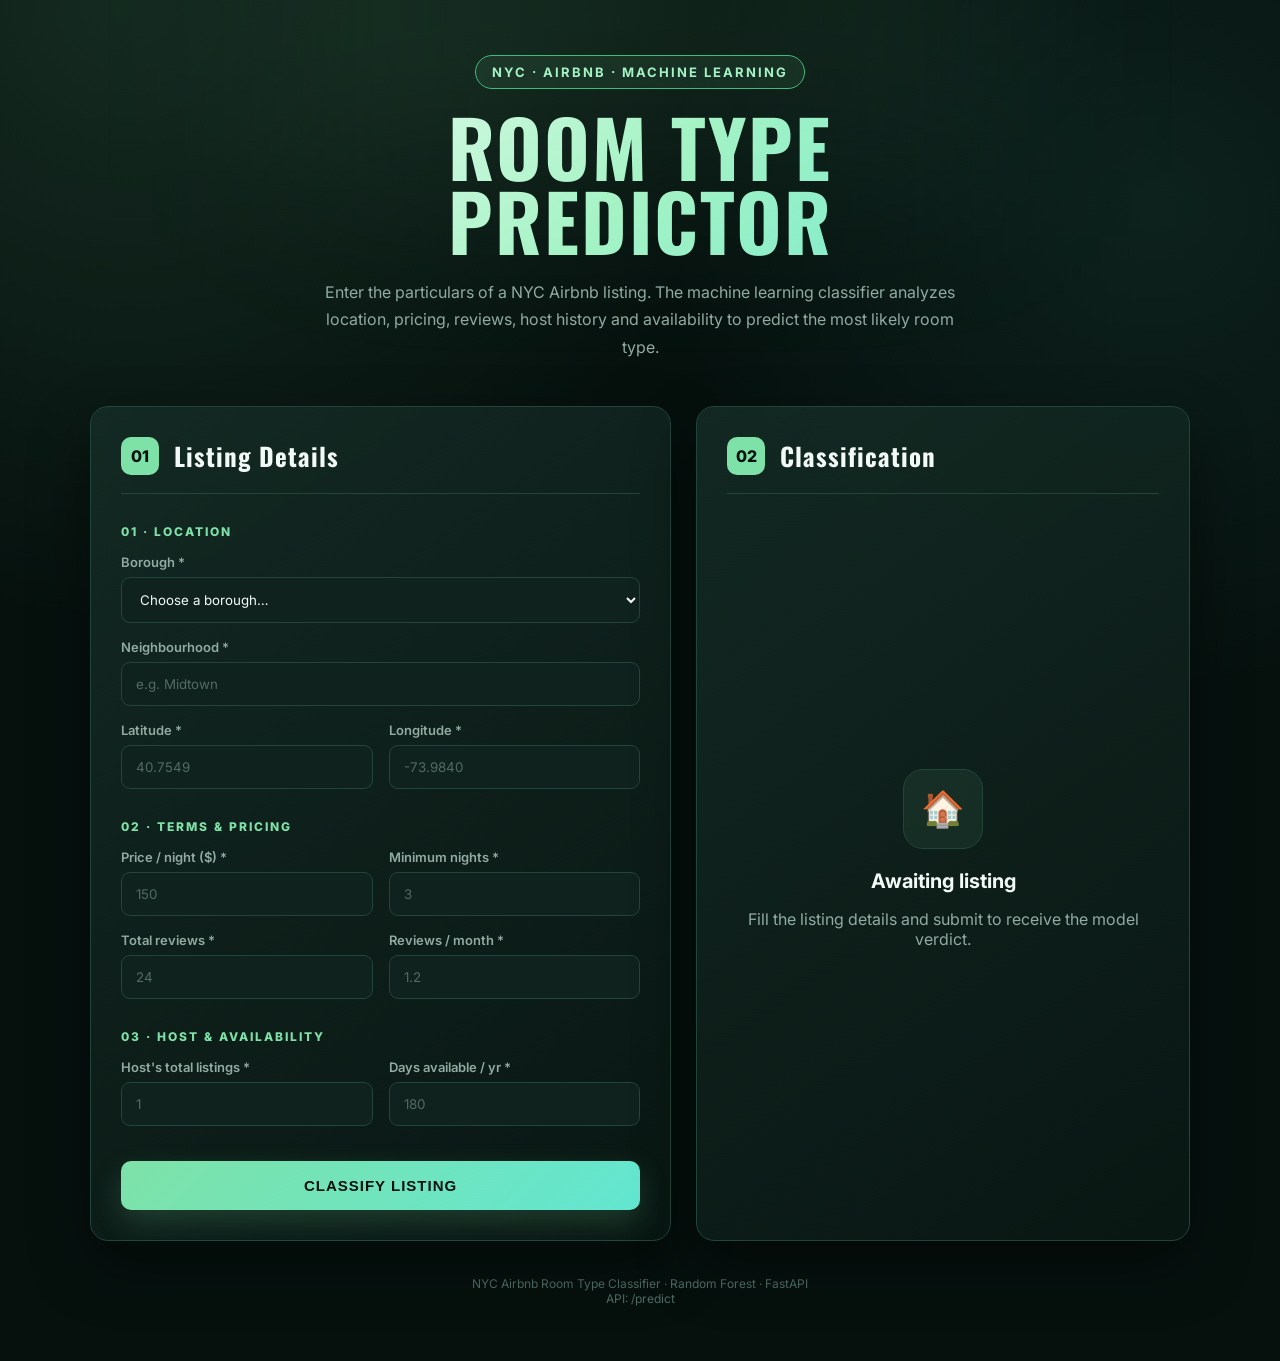
<file: index.html>
<!DOCTYPE html>
<html lang="en">
<head>
    <meta charset="UTF-8">
    <meta name="viewport" content="width=device-width, initial-scale=1.0">

    <title>NYC Airbnb Room Type Predictor</title>

    <link rel="preconnect" href="https://fonts.googleapis.com">
    <link rel="preconnect" href="https://fonts.gstatic.com" crossorigin>

    <link href="https://fonts.googleapis.com/css2?family=Inter:wght@400;500;600;700;800&family=Oswald:wght@400;500;600;700&display=swap" rel="stylesheet">

    <style>
        /* =========================
           GREEN / TEAL THEME
        ========================= */

        :root {
            --bg: #06110e;
            --surface: #0c1916;
            --surface2: #10221d;
            --surface3: #142a24;

            --border: #21453b;

            --text: #f1faf6;
            --muted: #91aaa2;

            --green: #7ee2a8;
            --green-light: #a5f3c5;
            --green-dark: #3ebd7a;

            --cyan: #62e6d1;
            --purple: #c084fc;
            --orange: #ff9f68;
            --red: #ff6b6b;

            --shadow: rgba(0, 0, 0, 0.45);

            --display: 'Oswald', sans-serif;
            --body: 'Inter', sans-serif;
        }

        * {
            box-sizing: border-box;
        }

        html {
            scroll-behavior: smooth;
        }

        body {
            margin: 0;
            min-height: 100vh;

            background:
                radial-gradient(
                    circle at 10% 0%,
                    rgba(126, 226, 168, 0.12),
                    transparent 35%
                ),
                radial-gradient(
                    circle at 90% 15%,
                    rgba(98, 230, 209, 0.08),
                    transparent 30%
                ),
                var(--bg);

            color: var(--text);
            font-family: var(--body);
        }

        /* =========================
           TOP GLOW
        ========================= */

        body::before {
            content: "";
            position: fixed;
            top: -180px;
            left: 50%;
            transform: translateX(-50%);

            width: 700px;
            height: 350px;

            background: rgba(126, 226, 168, 0.08);
            filter: blur(100px);

            pointer-events: none;
            z-index: -1;
        }

        /* =========================
           MAIN WRAPPER
        ========================= */

        .container {
            width: min(1100px, 92%);
            margin: auto;
            padding: 55px 0;
        }

        /* =========================
           HEADER
        ========================= */

        .header {
            text-align: center;
            margin-bottom: 45px;
        }

        .badge {
            display: inline-block;

            padding: 8px 16px;

            border: 1px solid var(--green-dark);
            border-radius: 30px;

            color: var(--green-light);

            background: rgba(126, 226, 168, 0.08);

            font-size: 13px;
            font-weight: 700;
            letter-spacing: 2px;

            margin-bottom: 20px;
        }

        .header h1 {
            font-family: var(--display);

            font-size: clamp(42px, 7vw, 78px);

            line-height: 0.95;

            margin: 0;

            letter-spacing: 2px;

            background:
                linear-gradient(
                    135deg,
                    #ffffff,
                    var(--green-light),
                    var(--cyan)
                );

             -webkit-background-clip: text;
background-clip: text;
-webkit-text-fill-color: transparent;
        }

        .header h1 span {
            display: block;
        }

        .subtitle {
            max-width: 650px;

            margin: 22px auto 0;

            color: var(--muted);

            font-size: 16px;
            line-height: 1.7;
        }

        /* =========================
           MAIN GRID
        ========================= */

        .main-grid {
            display: grid;

            grid-template-columns: 1fr 0.85fr;

            gap: 25px;
        }

        /* =========================
           CARD
        ========================= */

        .card {
            background:
                linear-gradient(
                    145deg,
                    rgba(20, 42, 36, 0.95),
                    rgba(9, 23, 19, 0.98)
                );

            border: 1px solid var(--border);

            border-radius: 18px;

            padding: 30px;

            box-shadow:
                0 25px 60px var(--shadow);

            backdrop-filter: blur(12px);
        }

        .card-header {
            display: flex;

            align-items: center;
            gap: 15px;

            margin-bottom: 30px;

            padding-bottom: 18px;

            border-bottom: 1px solid var(--border);
        }

        .number {
            width: 38px;
            height: 38px;

            display: flex;
            align-items: center;
            justify-content: center;

            border-radius: 10px;

            background: var(--green);

            color: #06110e;

            font-weight: 800;
        }

        .card-header h2 {
            margin: 0;

            font-family: var(--display);

            font-size: 25px;

            letter-spacing: 1px;
        }

        /* =========================
           SECTION
        ========================= */

        .section {
            margin-bottom: 30px;
        }

        .section-title {
            color: var(--green);

            font-size: 12px;

            font-weight: 800;

            letter-spacing: 2px;

            margin-bottom: 15px;
        }

        /* =========================
           FORM GRID
        ========================= */

        .form-grid {
            display: grid;

            grid-template-columns: 1fr 1fr;

            gap: 16px;
        }

        .field {
            display: flex;
            flex-direction: column;

            gap: 7px;
        }

        .field.full {
            grid-column: 1 / -1;
        }

        label {
            color: var(--muted);

            font-size: 13px;

            font-weight: 600;
        }

        input,
        select {
            width: 100%;

            padding: 13px 14px;

            border-radius: 9px;

            border: 1px solid var(--border);

            background: var(--surface2);

            color: var(--text);

            outline: none;

            font-family: var(--body);

            transition: 0.2s ease;
        }

        input::placeholder {
            color: #506b62;
        }

        input:hover,
        select:hover {
            border-color: #35675a;
        }

        input:focus,
        select:focus {
            border-color: var(--green);

            box-shadow:
                0 0 0 3px rgba(126, 226, 168, 0.12);

            background: var(--surface3);
        }

        select {
            cursor: pointer;
        }

        select option {
            background: #10221d;
            color: white;
        }

        /* =========================
           BUTTON
        ========================= */

        .submit-btn {
            width: 100%;

            margin-top: 5px;

            padding: 16px;

            border: none;

            border-radius: 10px;

            background:
                linear-gradient(
                    135deg,
                    var(--green),
                    var(--cyan)
                );

            color: #06110e;

            font-size: 15px;

            font-weight: 800;

            letter-spacing: 1px;

            cursor: pointer;

            transition: 0.2s ease;

            box-shadow:
                0 12px 30px rgba(126, 226, 168, 0.18);
        }

        .submit-btn:hover {
            transform: translateY(-2px);

            box-shadow:
                0 18px 35px rgba(126, 226, 168, 0.28);
        }

        .submit-btn:active {
            transform: translateY(0);
        }

        .submit-btn:disabled {
            opacity: 0.6;
            cursor: wait;
        }

        /* =========================
           RESULT CARD
        ========================= */

        .result-card {
            min-height: 500px;

            display: flex;

            flex-direction: column;
        }

        .result-empty {
            flex: 1;

            display: flex;

            align-items: center;
            justify-content: center;

            text-align: center;

            color: var(--muted);
        }

        .empty-icon {
            width: 80px;
            height: 80px;

            margin: 0 auto 20px;

            display: flex;

            align-items: center;
            justify-content: center;

            border-radius: 20px;

            background: rgba(126, 226, 168, 0.07);

            border: 1px solid var(--border);

            font-size: 35px;
        }

        .result-empty h3 {
            margin: 0 0 8px;

            color: var(--text);

            font-size: 20px;
        }

        /* =========================
           RESULT
        ========================= */

        .result-content {
            margin-top: 10px;
        }

        .verdict-label {
            color: var(--muted);

            font-size: 12px;

            letter-spacing: 2px;

            text-transform: uppercase;

            margin-bottom: 10px;
        }

        .verdict {
            padding: 22px;

            border-radius: 14px;

            background:
                linear-gradient(
                    135deg,
                    rgba(126, 226, 168, 0.12),
                    rgba(98, 230, 209, 0.06)
                );

            border: 1px solid var(--green-dark);

            margin-bottom: 25px;
        }

        .verdict h3 {
            margin: 0;

            font-family: var(--display);

            font-size: 32px;

            color: var(--green-light);
        }

        /* =========================
           CONFIDENCE
        ========================= */

        .confidence-header {
            display: flex;

            justify-content: space-between;

            margin-bottom: 9px;
        }

        .confidence-header span:first-child {
            color: var(--muted);
        }

        .confidence-value {
            color: var(--green-light);

            font-weight: 800;
        }

        .confidence-bar {
            width: 100%;

            height: 10px;

            background: #07120f;

            border-radius: 20px;

            overflow: hidden;

            border: 1px solid var(--border);
        }

        .confidence-fill {
            height: 100%;

            width: 0%;

            background:
                linear-gradient(
                    90deg,
                    var(--green-dark),
                    var(--green-light),
                    var(--cyan)
                );

            border-radius: 20px;

            transition: width 1s ease;
        }

        /* =========================
           PROBABILITIES
        ========================= */

        .probability {
            margin-top: 30px;
        }

        .probability h4 {
            margin: 0 0 15px;

            font-size: 13px;

            color: var(--muted);

            letter-spacing: 1px;
        }

        .prob-list {
            list-style: none;

            padding: 0;
            margin: 0;
        }

        .prob-list li {
            display: flex;

            justify-content: space-between;

            padding: 12px 0;

            border-bottom: 1px solid var(--border);

            color: var(--text);
        }

        .prob-list li:last-child {
            border-bottom: none;
        }

        /* =========================
           ERROR
        ========================= */

        .error-box {
            padding: 16px;

            border-radius: 10px;

            background: rgba(255, 107, 107, 0.08);

            border: 1px solid rgba(255, 107, 107, 0.3);

            color: #ff9a9a;
        }

        /* =========================
           FOOTER
        ========================= */

        footer {
            text-align: center;

            margin-top: 35px;

            color: #527068;

            font-size: 12px;
        }

        /* =========================
           RESPONSIVE
        ========================= */

        @media (max-width: 800px) {

            .main-grid {
                grid-template-columns: 1fr;
            }

            .result-card {
                min-height: 350px;
            }
        }

        @media (max-width: 550px) {

            .container {
                padding: 35px 0;
            }

            .card {
                padding: 20px;
            }

            .form-grid {
                grid-template-columns: 1fr;
            }

            .field.full {
                grid-column: auto;
            }

            .header h1 {
                font-size: 45px;
            }
        }

        /* =========================
           HIDDEN
        ========================= */

        [hidden] {
            display: none !important;
        }
    </style>
</head>

<body>

<div class="container">

    <!-- ================= HEADER ================= -->

    <header class="header">

        <div class="badge">
            NYC · AIRBNB · MACHINE LEARNING
        </div>

        <h1>
            ROOM TYPE
            <span>PREDICTOR</span>
        </h1>

        <p class="subtitle">
            Enter the particulars of a NYC Airbnb listing.
            The machine learning classifier analyzes location,
            pricing, reviews, host history and availability to
            predict the most likely room type.
        </p>

    </header>


    <!-- ================= MAIN ================= -->

    <div class="main-grid">


        <!-- ================= FORM ================= -->

        <div class="card">

            <div class="card-header">

                <div class="number">01</div>

                <h2>Listing Details</h2>

            </div>


            <form id="listing-form">


                <!-- LOCATION -->

                <div class="section">

                    <div class="section-title">
                        01 · LOCATION
                    </div>


                    <div class="form-grid">

                        <div class="field full">

                            <label for="neighbourhood_group">
                                Borough *
                            </label>

                            <select
                                id="neighbourhood_group"
                                name="neighbourhood_group"
                                required
                            >

                                <option value="">
                                    Choose a borough…
                                </option>

                                <option value="Manhattan">
                                    Manhattan
                                </option>

                                <option value="Brooklyn">
                                    Brooklyn
                                </option>

                                <option value="Queens">
                                    Queens
                                </option>

                                <option value="Bronx">
                                    Bronx
                                </option>

                                <option value="Staten Island">
                                    Staten Island
                                </option>

                            </select>

                        </div>


                        <div class="field full">

                            <label for="neighbourhood">
                                Neighbourhood *
                            </label>

                            <input
                                type="text"
                                id="neighbourhood"
                                name="neighbourhood"
                                placeholder="e.g. Midtown"
                                required
                            >

                        </div>


                        <div class="field">

                            <label for="latitude">
                                Latitude *
                            </label>

                            <input
                                type="number"
                                id="latitude"
                                name="latitude"
                                step="any"
                                placeholder="40.7549"
                                required
                            >

                        </div>


                        <div class="field">

                            <label for="longitude">
                                Longitude *
                            </label>

                            <input
                                type="number"
                                id="longitude"
                                name="longitude"
                                step="any"
                                placeholder="-73.9840"
                                required
                            >

                        </div>

                    </div>

                </div>


                <!-- TERMS -->

                <div class="section">

                    <div class="section-title">
                        02 · TERMS & PRICING
                    </div>


                    <div class="form-grid">

                        <div class="field">

                            <label for="price">
                                Price / night ($) *
                            </label>

                            <input
                                type="number"
                                id="price"
                                name="price"
                                min="0"
                                step="any"
                                placeholder="150"
                                required
                            >

                        </div>


                        <div class="field">

                            <label for="minimum_nights">
                                Minimum nights *
                            </label>

                            <input
                                type="number"
                                id="minimum_nights"
                                name="minimum_nights"
                                min="1"
                                max="365"
                                placeholder="3"
                                required
                            >

                        </div>


                        <div class="field">

                            <label for="number_of_reviews">
                                Total reviews *
                            </label>

                            <input
                                type="number"
                                id="number_of_reviews"
                                name="number_of_reviews"
                                min="0"
                                placeholder="24"
                                required
                            >

                        </div>


                        <div class="field">

                            <label for="reviews_per_month">
                                Reviews / month *
                            </label>

                            <input
                                type="number"
                                id="reviews_per_month"
                                name="reviews_per_month"
                                min="0"
                                step="any"
                                placeholder="1.2"
                                required
                            >

                        </div>

                    </div>

                </div>


                <!-- HOST -->

                <div class="section">

                    <div class="section-title">
                        03 · HOST & AVAILABILITY
                    </div>


                    <div class="form-grid">

                        <div class="field">

                            <label for="calculated_host_listings_count">
                                Host's total listings *
                            </label>

                            <input
                                type="number"
                                id="calculated_host_listings_count"
                                name="calculated_host_listings_count"
                                min="0"
                                placeholder="1"
                                required
                            >

                        </div>


                        <div class="field">

                            <label for="availability_365">
                                Days available / yr *
                            </label>

                            <input
                                type="number"
                                id="availability_365"
                                name="availability_365"
                                min="0"
                                max="365"
                                placeholder="180"
                                required
                            >

                        </div>

                    </div>

                </div>


                <!-- ERROR -->

                <div
                    id="form-error"
                    class="error-box"
                    hidden
                ></div>


                <!-- BUTTON -->

                <button
                    type="submit"
                    id="submit-btn"
                    class="submit-btn"
                >
                    <span class="submit-btn__label">
                        CLASSIFY LISTING
                    </span>
                </button>

            </form>

        </div>


        <!-- ================= RESULT ================= -->

        <div class="card result-card">

            <div class="card-header">

                <div class="number">02</div>

                <h2>Classification</h2>

            </div>


            <!-- EMPTY -->

            <div
                id="result-empty"
                class="result-empty"
            >

                <div>

                    <div class="empty-icon">
                        🏠
                    </div>

                    <h3>
                        Awaiting listing
                    </h3>

                    <p>
                        Fill the listing details and
                        submit to receive the model verdict.
                    </p>

                </div>

            </div>


            <!-- LOADING -->

            <div
                id="result-loading"
                class="result-empty"
                hidden
            >

                <div>

                    <div class="empty-icon">
                        ⚡
                    </div>

                    <h3>
                        Analyzing listing...
                    </h3>

                    <p>
                        Random Forest is processing the
                        property information.
                    </p>

                </div>

            </div>


            <!-- ERROR -->

            <div
                id="result-error"
                hidden
            >

                <div class="error-box">

                    <strong>
                        Prediction failed
                    </strong>

                    <p id="result-error-text">
                        Unable to connect to the API.
                    </p>

                </div>

            </div>


            <!-- DONE -->

            <div
                id="result-done"
                class="result-content"
                hidden
            >

                <div class="verdict-label">
                    MODEL VERDICT
                </div>

                <div class="verdict">

                    <h3 id="stamp-text">
                        Entire home/apt
                    </h3>

                </div>


                <!-- CONFIDENCE -->

                <div>

                    <div class="confidence-header">

                        <span>
                            Prediction confidence
                        </span>

                        <span
                            id="confidence-value"
                            class="confidence-value"
                        >
                            0%
                        </span>

                    </div>


                    <div class="confidence-bar">

                        <div
                            id="confidence-fill"
                            class="confidence-fill"
                        ></div>

                    </div>

                </div>


                <!-- PROBABILITY -->

                <div class="probability">

                    <h4>
                        CLASS PROBABILITIES
                    </h4>

                    <ul
                        id="prob-list"
                        class="prob-list"
                    ></ul>

                </div>

            </div>

        </div>

    </div>


    <!-- ================= FOOTER ================= -->

    <footer>

        NYC Airbnb Room Type Classifier ·
        Random Forest ·
        FastAPI

        <br>

        <span>
            API: /predict
        </span>

    </footer>

</div>


<script>

const API_URL = "/predict";


const form = document.getElementById("listing-form");

const submitBtn =
    document.getElementById("submit-btn");

const formError =
    document.getElementById("form-error");


const panelEmpty =
    document.getElementById("result-empty");

const panelLoading =
    document.getElementById("result-loading");

const panelDone =
    document.getElementById("result-done");

const panelError =
    document.getElementById("result-error");


const errorText =
    document.getElementById("result-error-text");


const confidenceValue =
    document.getElementById("confidence-value");

const confidenceFill =
    document.getElementById("confidence-fill");

const probList =
    document.getElementById("prob-list");


/* =========================
   SHOW RESULT PANEL
========================= */

function showPanel(type) {

    panelEmpty.hidden =
        type !== "empty";

    panelLoading.hidden =
        type !== "loading";

    panelDone.hidden =
        type !== "done";

    panelError.hidden =
        type !== "error";
}


/* =========================
   FORM SUBMIT
========================= */

form.addEventListener("submit", async function(event) {

    event.preventDefault();

    formError.hidden = true;

    if (!form.checkValidity()) {

        form.reportValidity();

        return;
    }


    const formData =
        new FormData(form);


    const payload = {

        latitude:
            parseFloat(
                formData.get("latitude")
            ),

        longitude:
            parseFloat(
                formData.get("longitude")
            ),

        price:
            parseFloat(
                formData.get("price")
            ),

        minimum_nights:
            parseInt(
                formData.get("minimum_nights")
            ),

        number_of_reviews:
            parseInt(
                formData.get("number_of_reviews")
            ),

        reviews_per_month:
            parseFloat(
                formData.get("reviews_per_month")
            ),

        calculated_host_listings_count:
            parseInt(
                formData.get(
                    "calculated_host_listings_count"
                )
            ),

        availability_365:
            parseInt(
                formData.get(
                    "availability_365"
                )
            ),

        neighbourhood_group:
            formData.get(
                "neighbourhood_group"
            ),

        neighbourhood:
            formData.get(
                "neighbourhood"
            )
    };


    /* Loading */

    submitBtn.disabled = true;

    submitBtn.querySelector(
        ".submit-btn__label"
    ).textContent = "ANALYZING...";

    showPanel("loading");


    try {

        const response =
            await fetch(
                API_URL,
                {
                    method: "POST",

                    headers: {
                        "Content-Type":
                            "application/json"
                    },

                    body:
                        JSON.stringify(payload)
                }
            );


        const result =
            await response.json();


        if (!response.ok) {

            if (result.detail) {

                throw new Error(
                    JSON.stringify(
                        result.detail
                    )
                );

            }

            throw new Error(
                "Prediction failed."
            );
        }


        /* =========================
           PREDICTION
        ========================= */

        const prediction =
            result.Predicted_room_type;


        const probabilities =
            result.Probability;


        /* Prediction text */

        document.getElementById(
            "stamp-text"
        ).textContent = prediction;


        /* =========================
           CONFIDENCE
        ========================= */

        if (
            Array.isArray(probabilities) &&
            probabilities.length > 0
        ) {

            const maxProbability =
                Math.max(...probabilities);


            const confidence =
                maxProbability * 100;


            confidenceValue.textContent =
                confidence.toFixed(1) + "%";


            confidenceFill.style.width =
                confidence + "%";


            /* =========================
               PROBABILITY LIST
            ========================= */

            probList.innerHTML = "";


            const classNames = [

                "Entire home/apt",

                "Private room",

                "Shared room"

            ];


            probabilities.forEach(
                (probability, index) => {

                    const li =
                        document.createElement(
                            "li"
                        );


                    const className =
                        classNames[index] ||
                        `Class ${index}`;


                    li.innerHTML = `

                        <span>
                            ${className}
                        </span>

                        <strong>
                            ${(probability * 100)
                                .toFixed(1)}%
                        </strong>

                    `;


                    probList.appendChild(li);

                }
            );

        }


        showPanel("done");


    } catch (error) {

        console.error(error);


        errorText.textContent =
            "API connection failed. Make sure FastAPI is running on 127.0.0.1:8000.";


        showPanel("error");

    }


    finally {

        submitBtn.disabled = false;

        submitBtn.querySelector(
            ".submit-btn__label"
        ).textContent =
            "CLASSIFY LISTING";

    }

});

</script>

</body>
</html>
</file>
